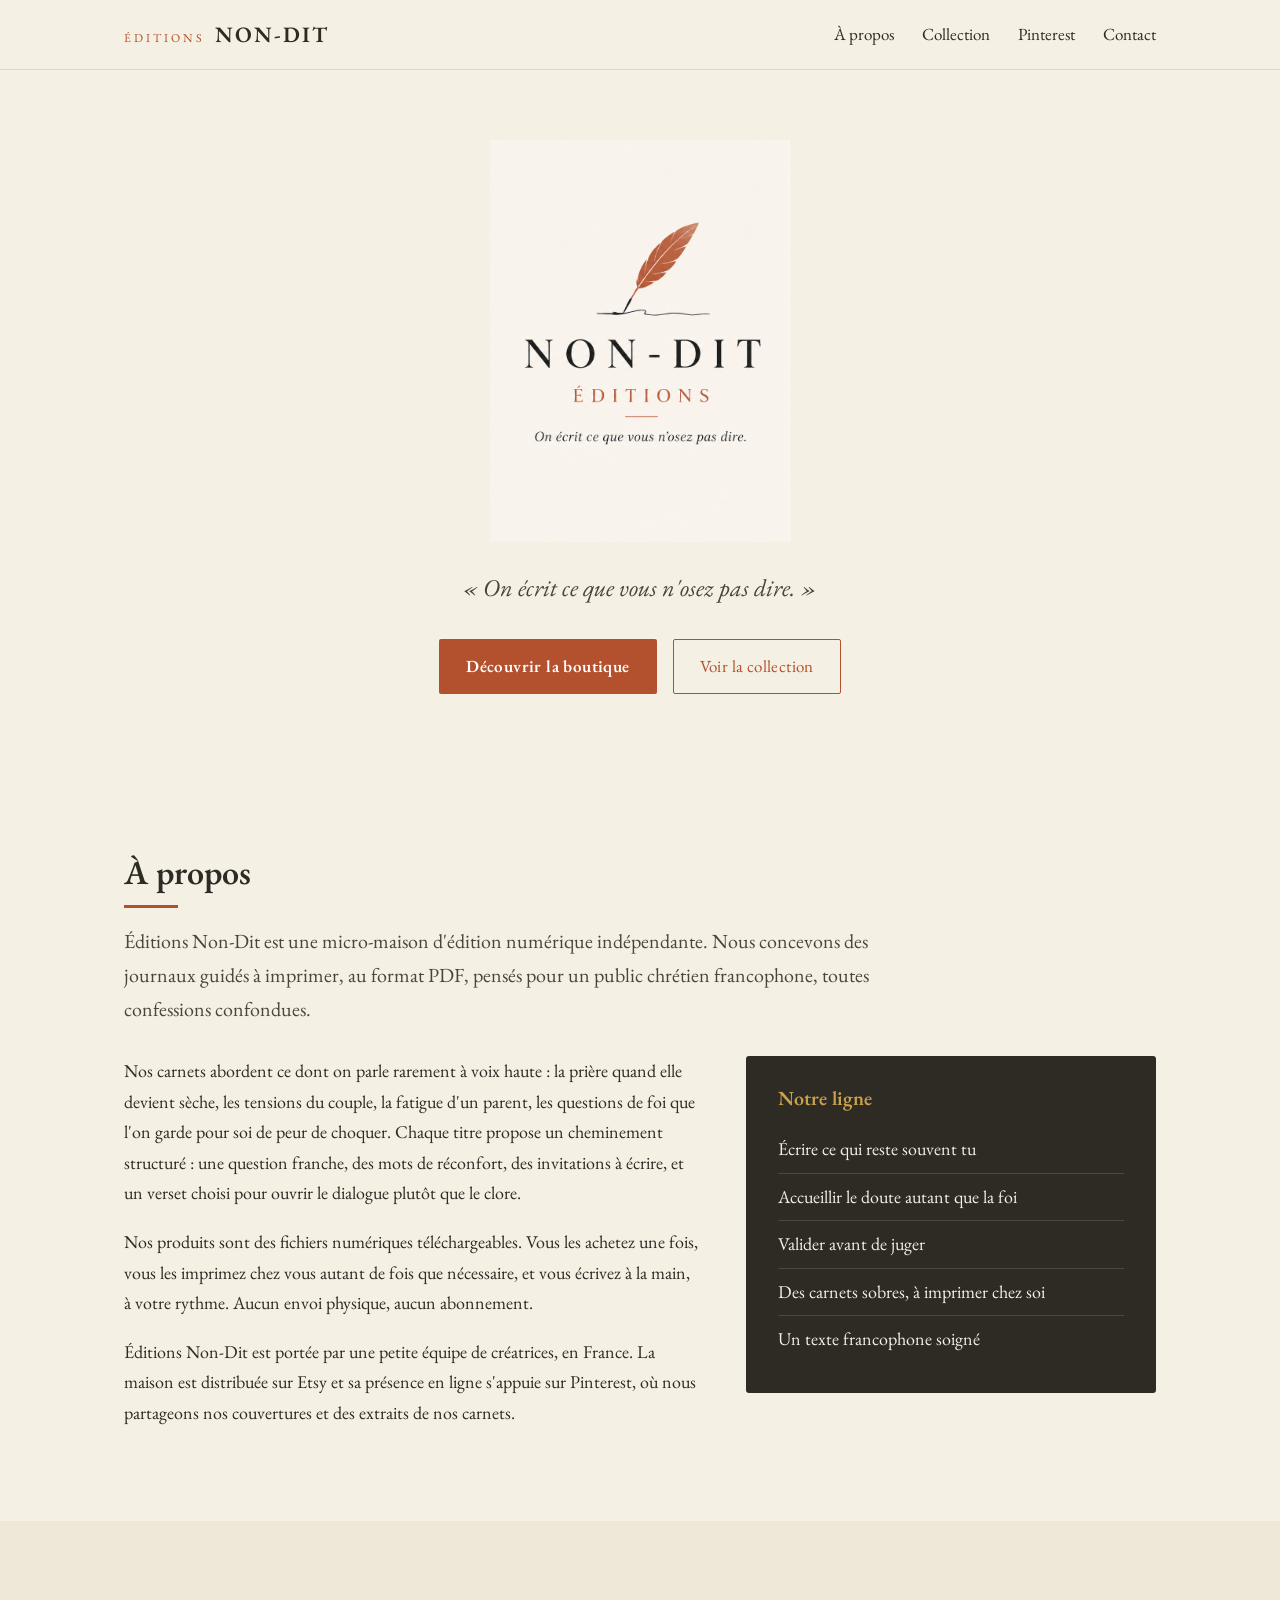
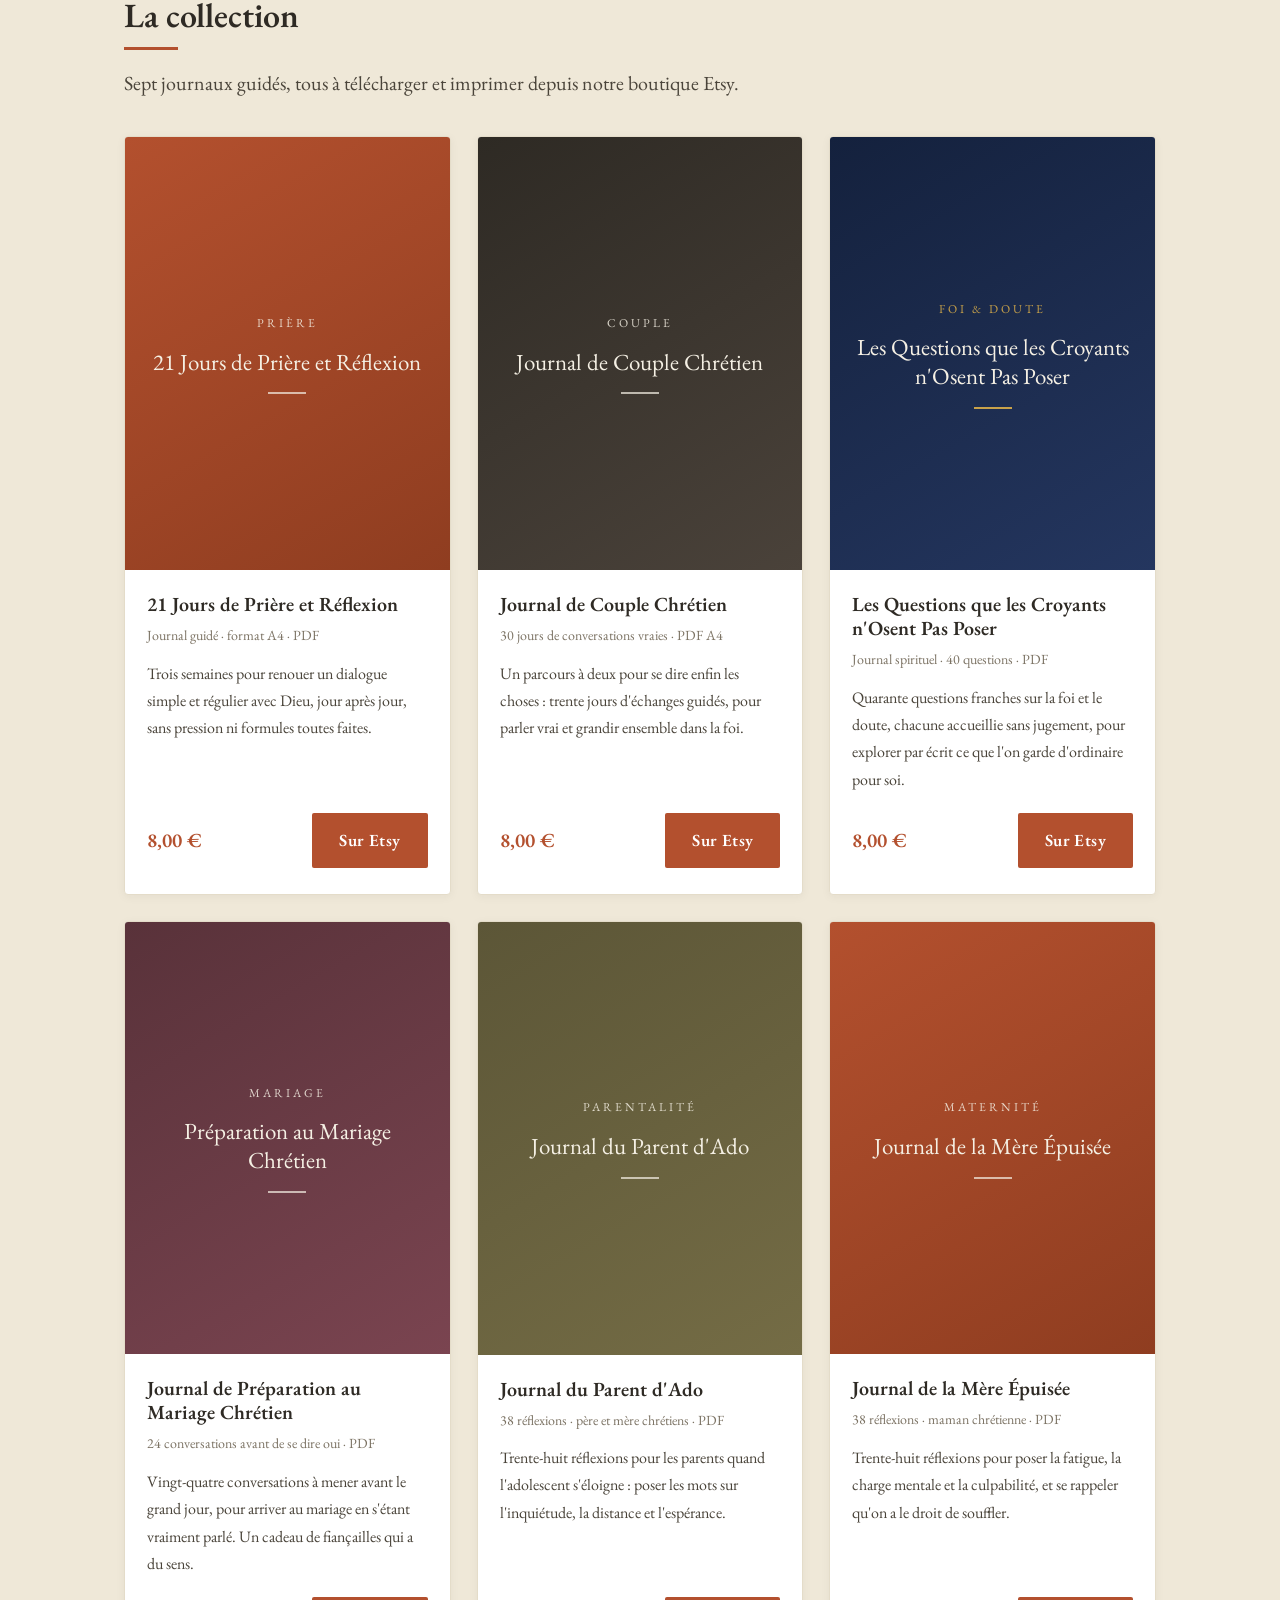
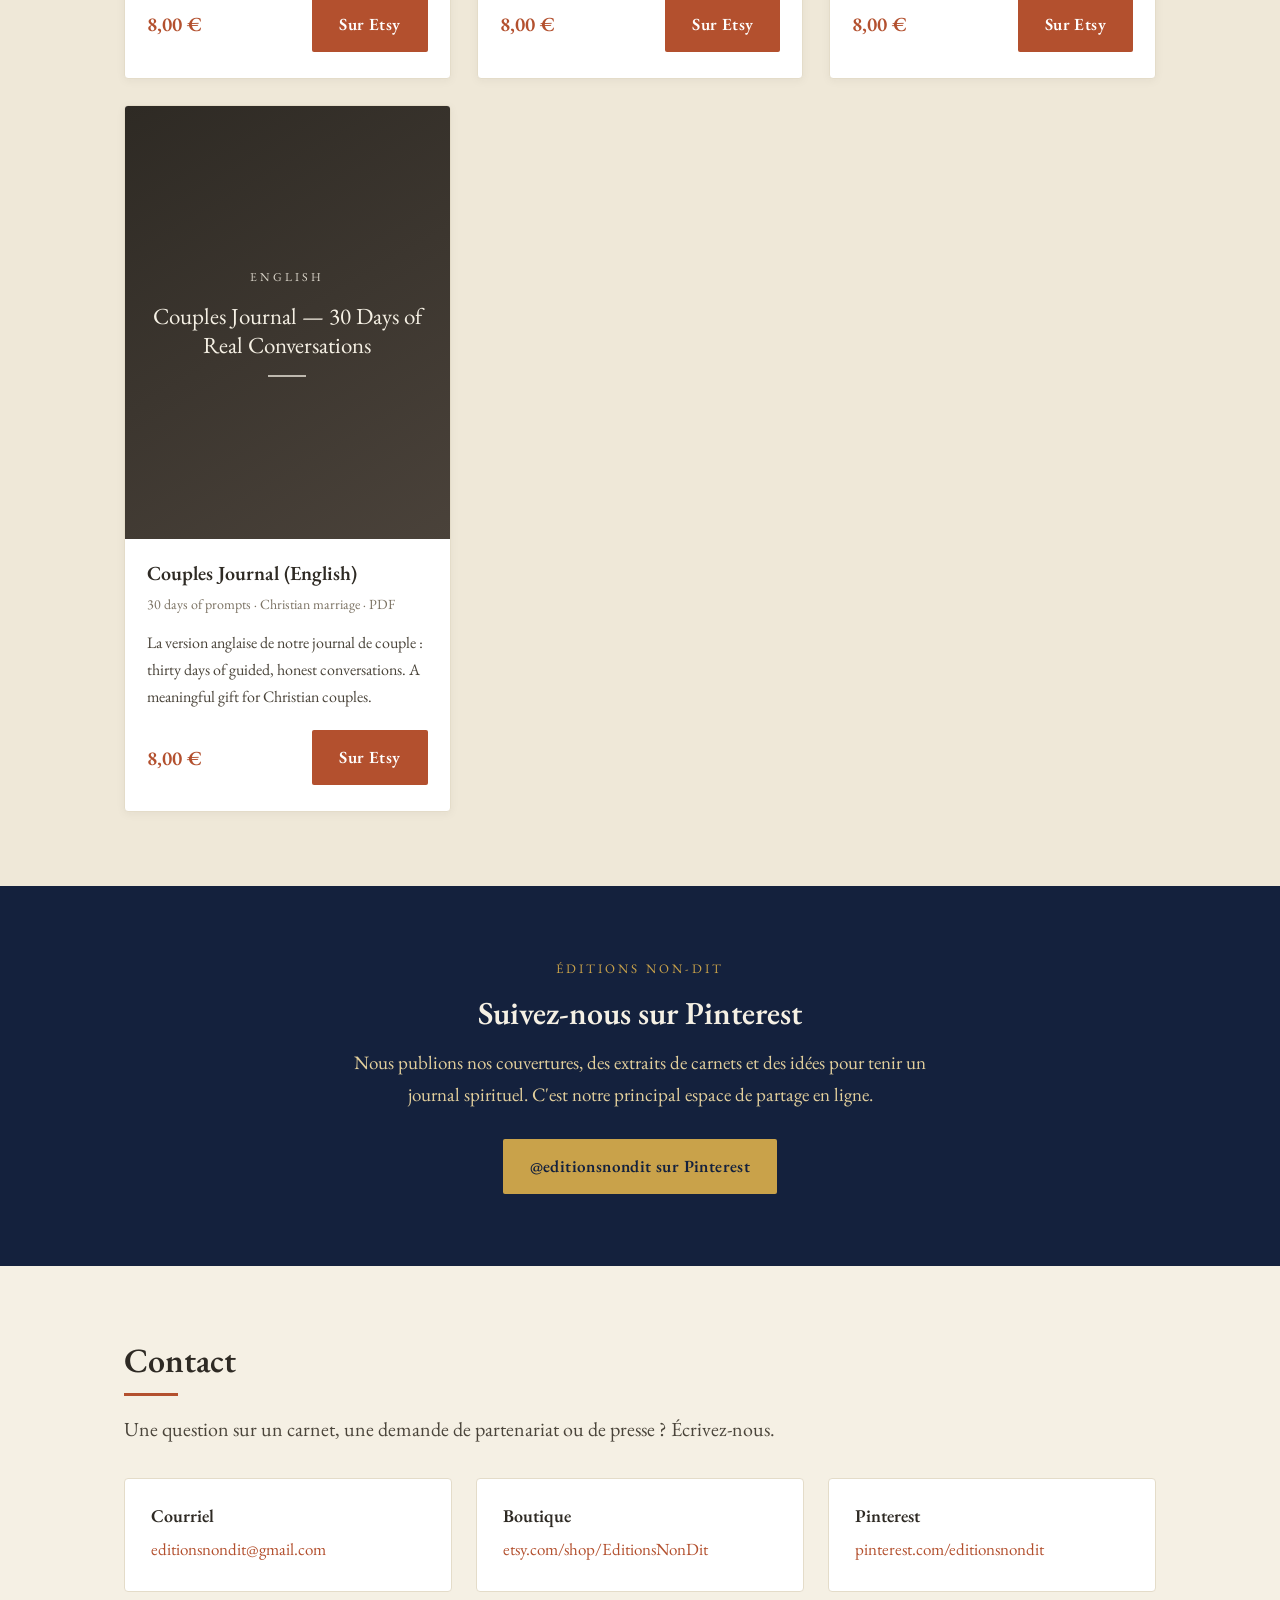
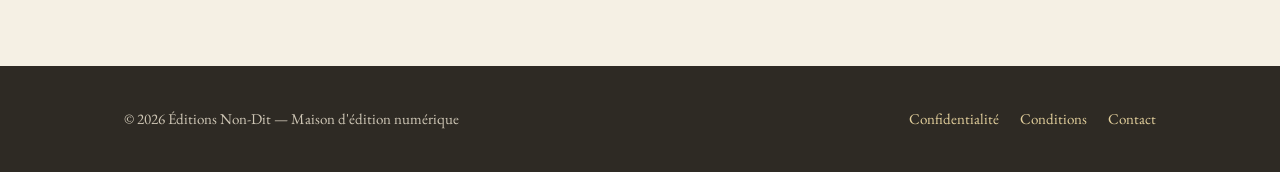
<file: index.html>
<!DOCTYPE html>
<html lang="fr">
<head>
<meta charset="utf-8">
<meta name="viewport" content="width=device-width, initial-scale=1">
<title>Éditions Non-Dit — Journaux chrétiens guidés à imprimer</title>
<meta name="description" content="Éditions Non-Dit est une micro-maison d'édition numérique. Des journaux guidés à imprimer (PDF) pour un public chrétien francophone : prière, couple, mariage, parentalité, foi et doute. On écrit ce que vous n'osez pas dire.">
<link rel="canonical" href="https://damvo.github.io/editions-non-dit/">
<meta property="og:type" content="website">
<meta property="og:title" content="Éditions Non-Dit — Journaux chrétiens guidés à imprimer">
<meta property="og:description" content="Des journaux guidés à imprimer pour un public chrétien francophone. On écrit ce que vous n'osez pas dire.">
<meta property="og:url" content="https://damvo.github.io/editions-non-dit/">
<meta property="og:site_name" content="Éditions Non-Dit">
<meta property="og:image" content="https://damvo.github.io/editions-non-dit/assets/og-cover.png">
<meta name="robots" content="index, follow">
<link rel="icon" type="image/png" href="assets/icone.png">
<link rel="preconnect" href="https://fonts.googleapis.com">
<link rel="preconnect" href="https://fonts.gstatic.com" crossorigin>
<link href="https://fonts.googleapis.com/css2?family=EB+Garamond:ital,wght@0,400;0,500;0,600;1,400&display=swap" rel="stylesheet">
<link rel="stylesheet" href="assets/style.css">
</head>
<body>

<header class="site-header">
  <div class="wrap">
    <a class="brand" href="index.html">
      <span class="b-edit">Éditions</span>
      <span class="b-name">Non-Dit</span>
    </a>
    <nav class="nav">
      <a href="#apropos">À propos</a>
      <a href="#collection">Collection</a>
      <a href="#pinterest">Pinterest</a>
      <a href="#contact">Contact</a>
    </nav>
  </div>
</header>

<section class="hero">
  <div class="wrap">
    <img class="logo-mark" src="assets/logo.png" alt="Éditions Non-Dit — On écrit ce que vous n'osez pas dire">
    <p class="tagline">« On écrit ce que vous n'osez pas dire. »</p>
    <div class="actions">
      <a class="btn btn-terra" href="https://www.etsy.com/shop/EditionsNonDit" target="_blank" rel="noopener">Découvrir la boutique</a>
      <a class="btn btn-ghost" href="#collection">Voir la collection</a>
    </div>
  </div>
</section>

<section class="block" id="apropos">
  <div class="wrap">
    <div class="section-head">
      <h2 class="section-title">À propos</h2>
      <p class="lead">Éditions Non-Dit est une micro-maison d'édition numérique indépendante. Nous concevons des journaux guidés à imprimer, au format PDF, pensés pour un public chrétien francophone, toutes confessions confondues.</p>
    </div>
    <div class="about-grid">
      <div>
        <p>Nos carnets abordent ce dont on parle rarement à voix haute : la prière quand elle devient sèche, les tensions du couple, la fatigue d'un parent, les questions de foi que l'on garde pour soi de peur de choquer. Chaque titre propose un cheminement structuré : une question franche, des mots de réconfort, des invitations à écrire, et un verset choisi pour ouvrir le dialogue plutôt que le clore.</p>
        <p>Nos produits sont des fichiers numériques téléchargeables. Vous les achetez une fois, vous les imprimez chez vous autant de fois que nécessaire, et vous écrivez à la main, à votre rythme. Aucun envoi physique, aucun abonnement.</p>
        <p>Éditions Non-Dit est portée par une petite équipe de créatrices, en France. La maison est distribuée sur Etsy et sa présence en ligne s'appuie sur Pinterest, où nous partageons nos couvertures et des extraits de nos carnets.</p>
      </div>
      <aside class="values">
        <h3>Notre ligne</h3>
        <ul>
          <li>Écrire ce qui reste souvent tu</li>
          <li>Accueillir le doute autant que la foi</li>
          <li>Valider avant de juger</li>
          <li>Des carnets sobres, à imprimer chez soi</li>
          <li>Un texte francophone soigné</li>
        </ul>
      </aside>
    </div>
  </div>
</section>

<section class="block alt" id="collection">
  <div class="wrap">
    <div class="section-head">
      <h2 class="section-title">La collection</h2>
      <p class="lead">Sept journaux guidés, tous à télécharger et imprimer depuis notre boutique Etsy.</p>
    </div>
    <div class="products">

      <article class="card">
        <div class="cover t-terra">
          <div class="cnum">Prière</div>
          <div class="ctitle">21 Jours de Prière et Réflexion</div>
          <div class="cline"></div>
        </div>
        <div class="card-body">
          <h3>21 Jours de Prière et Réflexion</h3>
          <div class="meta">Journal guidé · format A4 · PDF</div>
          <p>Trois semaines pour renouer un dialogue simple et régulier avec Dieu, jour après jour, sans pression ni formules toutes faites.</p>
          <div class="card-foot">
            <span class="price">8,00 €</span>
            <a class="btn btn-terra" href="https://www.etsy.com/listing/4535622713/" target="_blank" rel="noopener">Sur Etsy</a>
          </div>
        </div>
      </article>

      <article class="card">
        <div class="cover t-encre">
          <div class="cnum">Couple</div>
          <div class="ctitle">Journal de Couple Chrétien</div>
          <div class="cline"></div>
        </div>
        <div class="card-body">
          <h3>Journal de Couple Chrétien</h3>
          <div class="meta">30 jours de conversations vraies · PDF A4</div>
          <p>Un parcours à deux pour se dire enfin les choses : trente jours d'échanges guidés, pour parler vrai et grandir ensemble dans la foi.</p>
          <div class="card-foot">
            <span class="price">8,00 €</span>
            <a class="btn btn-terra" href="https://www.etsy.com/listing/4535827550/" target="_blank" rel="noopener">Sur Etsy</a>
          </div>
        </div>
      </article>

      <article class="card">
        <div class="cover t-navy">
          <div class="cnum">Foi &amp; Doute</div>
          <div class="ctitle">Les Questions que les Croyants n'Osent Pas Poser</div>
          <div class="cline"></div>
        </div>
        <div class="card-body">
          <h3>Les Questions que les Croyants n'Osent Pas Poser</h3>
          <div class="meta">Journal spirituel · 40 questions · PDF</div>
          <p>Quarante questions franches sur la foi et le doute, chacune accueillie sans jugement, pour explorer par écrit ce que l'on garde d'ordinaire pour soi.</p>
          <div class="card-foot">
            <span class="price">8,00 €</span>
            <a class="btn btn-terra" href="https://www.etsy.com/listing/4536085638/" target="_blank" rel="noopener">Sur Etsy</a>
          </div>
        </div>
      </article>

      <article class="card">
        <div class="cover t-plum">
          <div class="cnum">Mariage</div>
          <div class="ctitle">Préparation au Mariage Chrétien</div>
          <div class="cline"></div>
        </div>
        <div class="card-body">
          <h3>Journal de Préparation au Mariage Chrétien</h3>
          <div class="meta">24 conversations avant de se dire oui · PDF</div>
          <p>Vingt-quatre conversations à mener avant le grand jour, pour arriver au mariage en s'étant vraiment parlé. Un cadeau de fiançailles qui a du sens.</p>
          <div class="card-foot">
            <span class="price">8,00 €</span>
            <a class="btn btn-terra" href="https://www.etsy.com/listing/4538195893/" target="_blank" rel="noopener">Sur Etsy</a>
          </div>
        </div>
      </article>

      <article class="card">
        <div class="cover t-olive">
          <div class="cnum">Parentalité</div>
          <div class="ctitle">Journal du Parent d'Ado</div>
          <div class="cline"></div>
        </div>
        <div class="card-body">
          <h3>Journal du Parent d'Ado</h3>
          <div class="meta">38 réflexions · père et mère chrétiens · PDF</div>
          <p>Trente-huit réflexions pour les parents quand l'adolescent s'éloigne : poser les mots sur l'inquiétude, la distance et l'espérance.</p>
          <div class="card-foot">
            <span class="price">8,00 €</span>
            <a class="btn btn-terra" href="https://www.etsy.com/listing/4539401790/" target="_blank" rel="noopener">Sur Etsy</a>
          </div>
        </div>
      </article>

      <article class="card">
        <div class="cover t-terra">
          <div class="cnum">Maternité</div>
          <div class="ctitle">Journal de la Mère Épuisée</div>
          <div class="cline"></div>
        </div>
        <div class="card-body">
          <h3>Journal de la Mère Épuisée</h3>
          <div class="meta">38 réflexions · maman chrétienne · PDF</div>
          <p>Trente-huit réflexions pour poser la fatigue, la charge mentale et la culpabilité, et se rappeler qu'on a le droit de souffler.</p>
          <div class="card-foot">
            <span class="price">8,00 €</span>
            <a class="btn btn-terra" href="https://www.etsy.com/listing/4539400522/" target="_blank" rel="noopener">Sur Etsy</a>
          </div>
        </div>
      </article>

      <article class="card">
        <div class="cover t-encre">
          <div class="cnum">English</div>
          <div class="ctitle">Couples Journal — 30 Days of Real Conversations</div>
          <div class="cline"></div>
        </div>
        <div class="card-body">
          <h3>Couples Journal (English)</h3>
          <div class="meta">30 days of prompts · Christian marriage · PDF</div>
          <p>La version anglaise de notre journal de couple : thirty days of guided, honest conversations. A meaningful gift for Christian couples.</p>
          <div class="card-foot">
            <span class="price">8,00 €</span>
            <a class="btn btn-terra" href="https://www.etsy.com/listing/4539270801/" target="_blank" rel="noopener">Sur Etsy</a>
          </div>
        </div>
      </article>

    </div>
  </div>
</section>

<section class="band" id="pinterest">
  <div class="wrap">
    <div class="b-kicker">Éditions Non-Dit</div>
    <h2>Suivez-nous sur Pinterest</h2>
    <p>Nous publions nos couvertures, des extraits de carnets et des idées pour tenir un journal spirituel. C'est notre principal espace de partage en ligne.</p>
    <a class="btn btn-gold" href="https://www.pinterest.com/editionsnondit" target="_blank" rel="noopener">@editionsnondit sur Pinterest</a>
  </div>
</section>

<section class="block" id="contact">
  <div class="wrap">
    <div class="section-head">
      <h2 class="section-title">Contact</h2>
      <p class="lead">Une question sur un carnet, une demande de partenariat ou de presse ? Écrivez-nous.</p>
    </div>
    <div class="contact-grid">
      <div class="contact-item">
        <h3>Courriel</h3>
        <a href="mailto:editionsnondit@gmail.com">editionsnondit@gmail.com</a>
      </div>
      <div class="contact-item">
        <h3>Boutique</h3>
        <a href="https://www.etsy.com/shop/EditionsNonDit" target="_blank" rel="noopener">etsy.com/shop/EditionsNonDit</a>
      </div>
      <div class="contact-item">
        <h3>Pinterest</h3>
        <a href="https://www.pinterest.com/editionsnondit" target="_blank" rel="noopener">pinterest.com/editionsnondit</a>
      </div>
    </div>
  </div>
</section>

<footer class="site-footer">
  <div class="wrap">
    <div>© <span id="year">2026</span> Éditions Non-Dit — Maison d'édition numérique</div>
    <div class="fnav">
      <a href="privacy.html">Confidentialité</a>
      <a href="terms.html">Conditions</a>
      <a href="mailto:editionsnondit@gmail.com">Contact</a>
    </div>
  </div>
</footer>

<script>document.getElementById('year').textContent = new Date().getFullYear();</script>
</body>
</html>
</file>
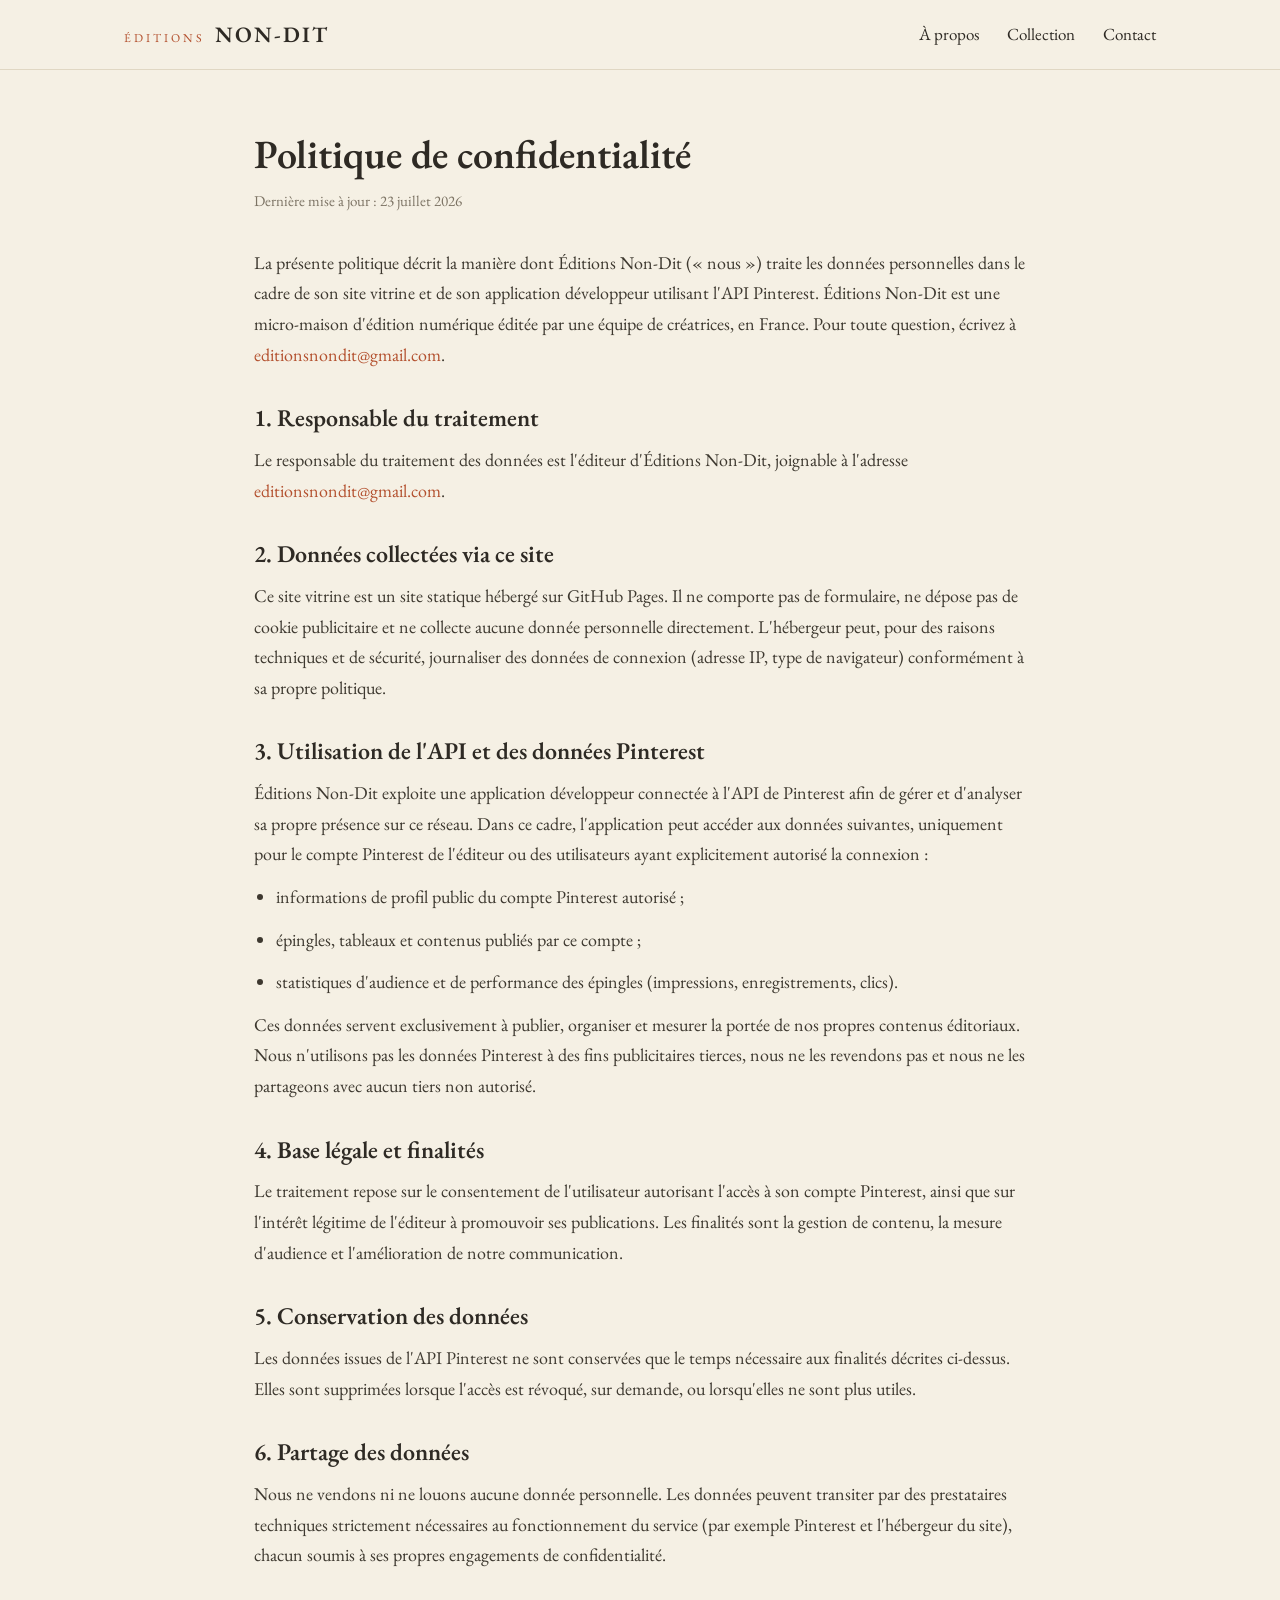
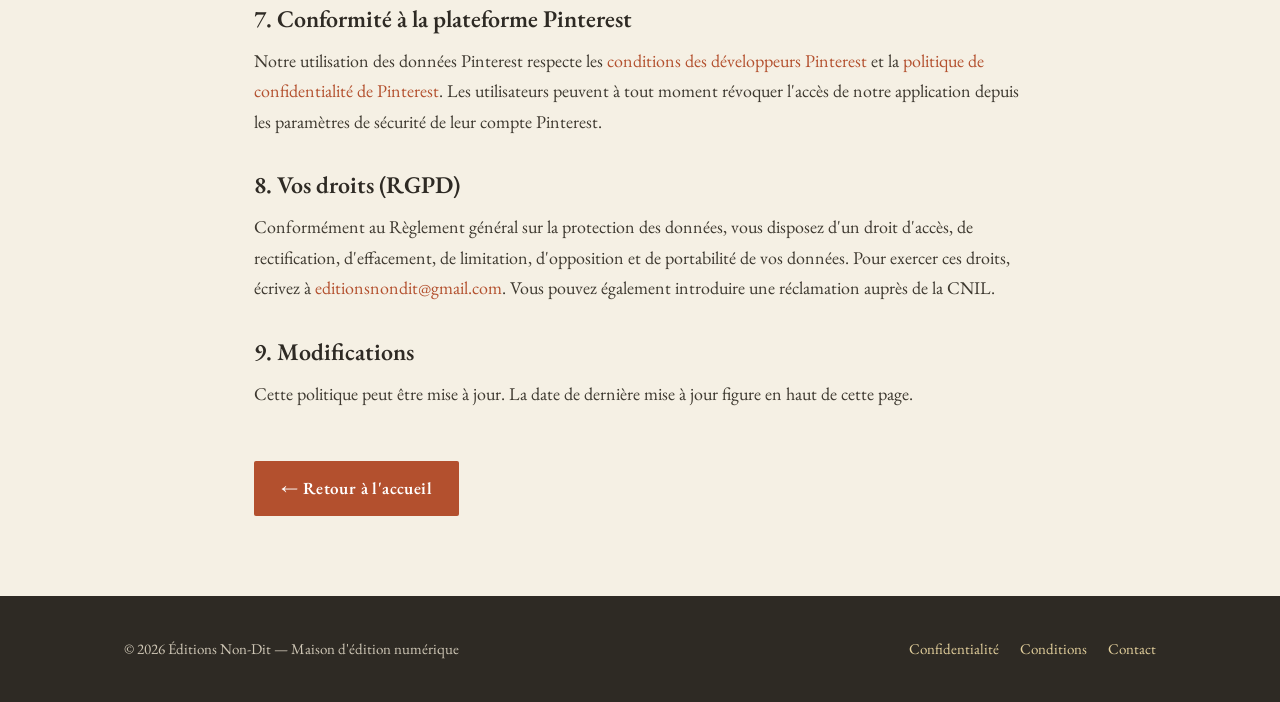
<file: privacy.html>
<!DOCTYPE html>
<html lang="fr">
<head>
<meta charset="utf-8">
<meta name="viewport" content="width=device-width, initial-scale=1">
<title>Politique de confidentialité — Éditions Non-Dit</title>
<meta name="description" content="Politique de confidentialité d'Éditions Non-Dit : données collectées, utilisation de l'API Pinterest, cookies et droits RGPD.">
<link rel="canonical" href="https://damvo.github.io/editions-non-dit/privacy.html">
<meta name="robots" content="index, follow">
<link rel="icon" type="image/png" href="assets/icone.png">
<link rel="preconnect" href="https://fonts.googleapis.com">
<link rel="preconnect" href="https://fonts.gstatic.com" crossorigin>
<link href="https://fonts.googleapis.com/css2?family=EB+Garamond:ital,wght@0,400;0,500;0,600;1,400&display=swap" rel="stylesheet">
<link rel="stylesheet" href="assets/style.css">
</head>
<body>

<header class="site-header">
  <div class="wrap">
    <a class="brand" href="index.html">
      <span class="b-edit">Éditions</span>
      <span class="b-name">Non-Dit</span>
    </a>
    <nav class="nav">
      <a href="index.html#apropos">À propos</a>
      <a href="index.html#collection">Collection</a>
      <a href="index.html#contact">Contact</a>
    </nav>
  </div>
</header>

<main class="legal">
  <div class="wrap">
    <h1>Politique de confidentialité</h1>
    <p class="updated">Dernière mise à jour : 23 juillet 2026</p>

    <p>La présente politique décrit la manière dont Éditions Non-Dit (« nous ») traite les données personnelles dans le cadre de son site vitrine et de son application développeur utilisant l'API Pinterest. Éditions Non-Dit est une micro-maison d'édition numérique éditée par une équipe de créatrices, en France. Pour toute question, écrivez à <a href="mailto:editionsnondit@gmail.com">editionsnondit@gmail.com</a>.</p>

    <h2>1. Responsable du traitement</h2>
    <p>Le responsable du traitement des données est l'éditeur d'Éditions Non-Dit, joignable à l'adresse <a href="mailto:editionsnondit@gmail.com">editionsnondit@gmail.com</a>.</p>

    <h2>2. Données collectées via ce site</h2>
    <p>Ce site vitrine est un site statique hébergé sur GitHub Pages. Il ne comporte pas de formulaire, ne dépose pas de cookie publicitaire et ne collecte aucune donnée personnelle directement. L'hébergeur peut, pour des raisons techniques et de sécurité, journaliser des données de connexion (adresse IP, type de navigateur) conformément à sa propre politique.</p>

    <h2>3. Utilisation de l'API et des données Pinterest</h2>
    <p>Éditions Non-Dit exploite une application développeur connectée à l'API de Pinterest afin de gérer et d'analyser sa propre présence sur ce réseau. Dans ce cadre, l'application peut accéder aux données suivantes, uniquement pour le compte Pinterest de l'éditeur ou des utilisateurs ayant explicitement autorisé la connexion :</p>
    <ul>
      <li>informations de profil public du compte Pinterest autorisé ;</li>
      <li>épingles, tableaux et contenus publiés par ce compte ;</li>
      <li>statistiques d'audience et de performance des épingles (impressions, enregistrements, clics).</li>
    </ul>
    <p>Ces données servent exclusivement à publier, organiser et mesurer la portée de nos propres contenus éditoriaux. Nous n'utilisons pas les données Pinterest à des fins publicitaires tierces, nous ne les revendons pas et nous ne les partageons avec aucun tiers non autorisé.</p>

    <h2>4. Base légale et finalités</h2>
    <p>Le traitement repose sur le consentement de l'utilisateur autorisant l'accès à son compte Pinterest, ainsi que sur l'intérêt légitime de l'éditeur à promouvoir ses publications. Les finalités sont la gestion de contenu, la mesure d'audience et l'amélioration de notre communication.</p>

    <h2>5. Conservation des données</h2>
    <p>Les données issues de l'API Pinterest ne sont conservées que le temps nécessaire aux finalités décrites ci-dessus. Elles sont supprimées lorsque l'accès est révoqué, sur demande, ou lorsqu'elles ne sont plus utiles.</p>

    <h2>6. Partage des données</h2>
    <p>Nous ne vendons ni ne louons aucune donnée personnelle. Les données peuvent transiter par des prestataires techniques strictement nécessaires au fonctionnement du service (par exemple Pinterest et l'hébergeur du site), chacun soumis à ses propres engagements de confidentialité.</p>

    <h2>7. Conformité à la plateforme Pinterest</h2>
    <p>Notre utilisation des données Pinterest respecte les <a href="https://developers.pinterest.com/terms/" target="_blank" rel="noopener">conditions des développeurs Pinterest</a> et la <a href="https://policy.pinterest.com/privacy-policy" target="_blank" rel="noopener">politique de confidentialité de Pinterest</a>. Les utilisateurs peuvent à tout moment révoquer l'accès de notre application depuis les paramètres de sécurité de leur compte Pinterest.</p>

    <h2>8. Vos droits (RGPD)</h2>
    <p>Conformément au Règlement général sur la protection des données, vous disposez d'un droit d'accès, de rectification, d'effacement, de limitation, d'opposition et de portabilité de vos données. Pour exercer ces droits, écrivez à <a href="mailto:editionsnondit@gmail.com">editionsnondit@gmail.com</a>. Vous pouvez également introduire une réclamation auprès de la CNIL.</p>

    <h2>9. Modifications</h2>
    <p>Cette politique peut être mise à jour. La date de dernière mise à jour figure en haut de cette page.</p>

    <a class="back btn btn-terra" href="index.html">← Retour à l'accueil</a>
  </div>
</main>

<footer class="site-footer">
  <div class="wrap">
    <div>© <span id="year">2026</span> Éditions Non-Dit — Maison d'édition numérique</div>
    <div class="fnav">
      <a href="privacy.html">Confidentialité</a>
      <a href="terms.html">Conditions</a>
      <a href="mailto:editionsnondit@gmail.com">Contact</a>
    </div>
  </div>
</footer>
<script>document.getElementById('year').textContent = new Date().getFullYear();</script>
</body>
</html>
</file>
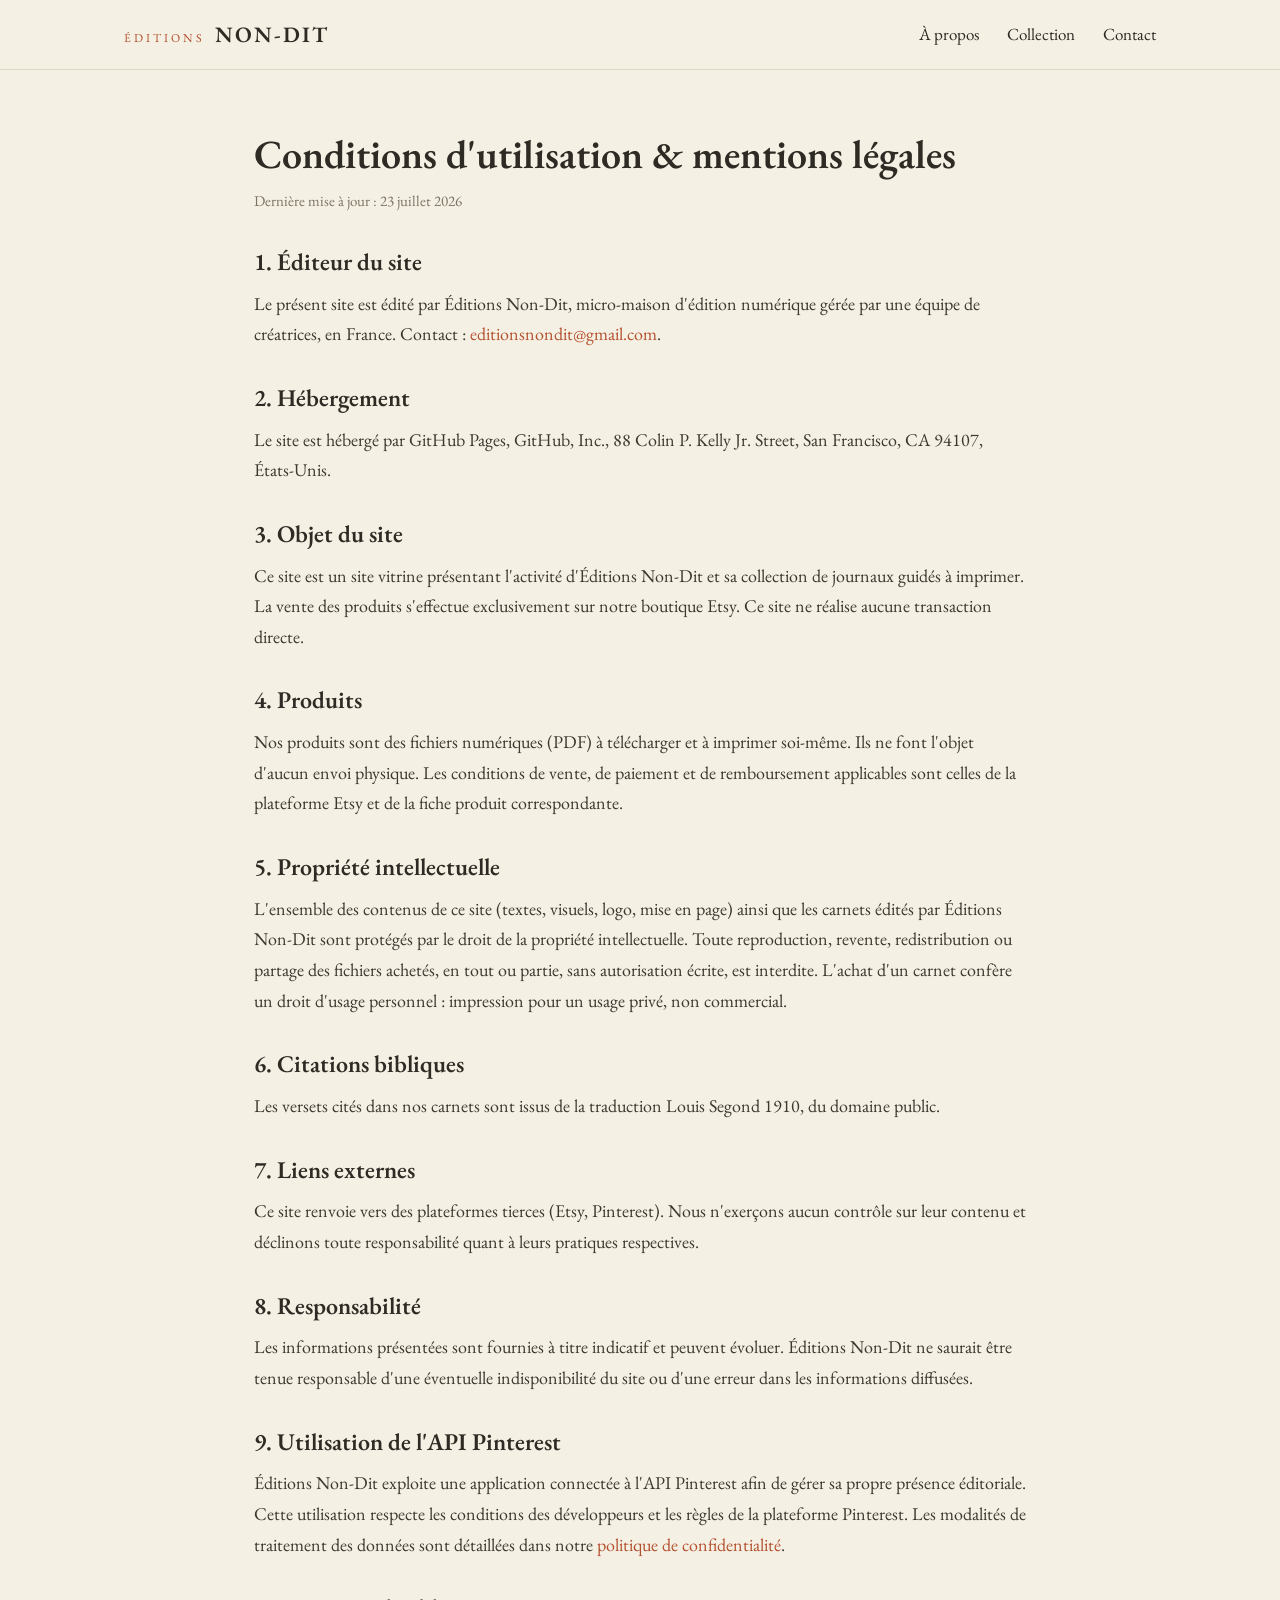
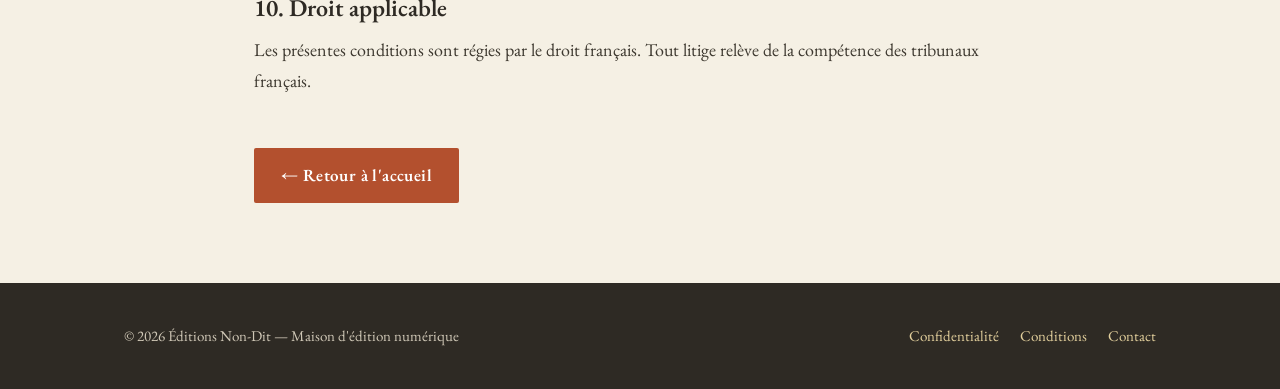
<file: terms.html>
<!DOCTYPE html>
<html lang="fr">
<head>
<meta charset="utf-8">
<meta name="viewport" content="width=device-width, initial-scale=1">
<title>Conditions d'utilisation & mentions légales — Éditions Non-Dit</title>
<meta name="description" content="Conditions d'utilisation et mentions légales du site Éditions Non-Dit.">
<link rel="canonical" href="https://damvo.github.io/editions-non-dit/terms.html">
<meta name="robots" content="index, follow">
<link rel="icon" type="image/png" href="assets/icone.png">
<link rel="preconnect" href="https://fonts.googleapis.com">
<link rel="preconnect" href="https://fonts.gstatic.com" crossorigin>
<link href="https://fonts.googleapis.com/css2?family=EB+Garamond:ital,wght@0,400;0,500;0,600;1,400&display=swap" rel="stylesheet">
<link rel="stylesheet" href="assets/style.css">
</head>
<body>

<header class="site-header">
  <div class="wrap">
    <a class="brand" href="index.html">
      <span class="b-edit">Éditions</span>
      <span class="b-name">Non-Dit</span>
    </a>
    <nav class="nav">
      <a href="index.html#apropos">À propos</a>
      <a href="index.html#collection">Collection</a>
      <a href="index.html#contact">Contact</a>
    </nav>
  </div>
</header>

<main class="legal">
  <div class="wrap">
    <h1>Conditions d'utilisation &amp; mentions légales</h1>
    <p class="updated">Dernière mise à jour : 23 juillet 2026</p>

    <h2>1. Éditeur du site</h2>
    <p>Le présent site est édité par Éditions Non-Dit, micro-maison d'édition numérique gérée par une équipe de créatrices, en France. Contact : <a href="mailto:editionsnondit@gmail.com">editionsnondit@gmail.com</a>.</p>

    <h2>2. Hébergement</h2>
    <p>Le site est hébergé par GitHub Pages, GitHub, Inc., 88 Colin P. Kelly Jr. Street, San Francisco, CA 94107, États-Unis.</p>

    <h2>3. Objet du site</h2>
    <p>Ce site est un site vitrine présentant l'activité d'Éditions Non-Dit et sa collection de journaux guidés à imprimer. La vente des produits s'effectue exclusivement sur notre boutique Etsy. Ce site ne réalise aucune transaction directe.</p>

    <h2>4. Produits</h2>
    <p>Nos produits sont des fichiers numériques (PDF) à télécharger et à imprimer soi-même. Ils ne font l'objet d'aucun envoi physique. Les conditions de vente, de paiement et de remboursement applicables sont celles de la plateforme Etsy et de la fiche produit correspondante.</p>

    <h2>5. Propriété intellectuelle</h2>
    <p>L'ensemble des contenus de ce site (textes, visuels, logo, mise en page) ainsi que les carnets édités par Éditions Non-Dit sont protégés par le droit de la propriété intellectuelle. Toute reproduction, revente, redistribution ou partage des fichiers achetés, en tout ou partie, sans autorisation écrite, est interdite. L'achat d'un carnet confère un droit d'usage personnel : impression pour un usage privé, non commercial.</p>

    <h2>6. Citations bibliques</h2>
    <p>Les versets cités dans nos carnets sont issus de la traduction Louis Segond 1910, du domaine public.</p>

    <h2>7. Liens externes</h2>
    <p>Ce site renvoie vers des plateformes tierces (Etsy, Pinterest). Nous n'exerçons aucun contrôle sur leur contenu et déclinons toute responsabilité quant à leurs pratiques respectives.</p>

    <h2>8. Responsabilité</h2>
    <p>Les informations présentées sont fournies à titre indicatif et peuvent évoluer. Éditions Non-Dit ne saurait être tenue responsable d'une éventuelle indisponibilité du site ou d'une erreur dans les informations diffusées.</p>

    <h2>9. Utilisation de l'API Pinterest</h2>
    <p>Éditions Non-Dit exploite une application connectée à l'API Pinterest afin de gérer sa propre présence éditoriale. Cette utilisation respecte les conditions des développeurs et les règles de la plateforme Pinterest. Les modalités de traitement des données sont détaillées dans notre <a href="privacy.html">politique de confidentialité</a>.</p>

    <h2>10. Droit applicable</h2>
    <p>Les présentes conditions sont régies par le droit français. Tout litige relève de la compétence des tribunaux français.</p>

    <a class="back btn btn-terra" href="index.html">← Retour à l'accueil</a>
  </div>
</main>

<footer class="site-footer">
  <div class="wrap">
    <div>© <span id="year">2026</span> Éditions Non-Dit — Maison d'édition numérique</div>
    <div class="fnav">
      <a href="privacy.html">Confidentialité</a>
      <a href="terms.html">Conditions</a>
      <a href="mailto:editionsnondit@gmail.com">Contact</a>
    </div>
  </div>
</footer>
<script>document.getElementById('year').textContent = new Date().getFullYear();</script>
</body>
</html>
</file>
<file: assets/style.css>
:root {
  --ivoire: #f5f0e4;
  --ivoire2: #efe8d8;
  --encre: #2e2a24;
  --terracotta: #b3502e;
  --terra-dark: #8f3d20;
  --navy: #14213d;
  --gold: #c9a24a;
  --gold-soft: #e2cf9c;
  --muted: #7c7364;
  --max: 1080px;
}

* { box-sizing: border-box; margin: 0; padding: 0; }
html { scroll-behavior: smooth; }

body {
  font-family: 'EB Garamond', 'Georgia', 'Liberation Serif', serif;
  background: var(--ivoire);
  color: var(--encre);
  line-height: 1.7;
  font-size: 18px;
  -webkit-font-smoothing: antialiased;
}

h1, h2, h3 { font-weight: 600; line-height: 1.2; }
a { color: var(--terracotta); text-decoration: none; }
a:hover { text-decoration: underline; }
.wrap { max-width: var(--max); margin: 0 auto; padding: 0 24px; }

/* Header */
.site-header {
  background: var(--ivoire);
  border-bottom: 1px solid #e0d7c3;
  position: sticky; top: 0; z-index: 10;
}
.site-header .wrap {
  display: flex; align-items: center; justify-content: space-between;
  padding: 16px 24px; flex-wrap: wrap; gap: 12px;
}
.brand { display: flex; align-items: baseline; gap: 10px; }
.brand .b-edit { font-size: 12px; letter-spacing: 3px; text-transform: uppercase; color: var(--terracotta); }
.brand .b-name { font-size: 22px; letter-spacing: 2px; text-transform: uppercase; color: var(--encre); font-weight: 600; }
.nav a { color: var(--encre); margin-left: 24px; font-size: 17px; }
.nav a:hover { color: var(--terracotta); text-decoration: none; }

/* Buttons */
.btn {
  display: inline-block; padding: 12px 26px; border-radius: 2px;
  font-size: 17px; letter-spacing: .4px; border: 1.5px solid transparent;
  transition: all .18s ease; cursor: pointer;
}
.btn-terra { background: var(--terracotta); color: #fff; font-weight: 600; }
.btn-terra:hover { background: var(--terra-dark); text-decoration: none; }
.btn-ghost { border-color: var(--terracotta); color: var(--terracotta); }
.btn-ghost:hover { background: var(--terracotta); color: #fff; text-decoration: none; }
.btn-gold { background: var(--gold); color: var(--navy); font-weight: 600; }
.btn-gold:hover { background: var(--gold-soft); text-decoration: none; }

/* Hero */
.hero { padding: 70px 0 84px; text-align: center; }
.hero .logo-mark { width: 300px; max-width: 74%; height: auto; margin: 0 auto 26px; display: block; }
.hero .tagline { font-size: 24px; font-style: italic; color: #4a443a; max-width: 620px; margin: 0 auto 30px; }
.hero .actions { display: flex; gap: 16px; justify-content: center; flex-wrap: wrap; }

/* Sections */
section.block { padding: 74px 0; }
section.block.alt { background: var(--ivoire2); }
.section-head { max-width: 760px; }
.section-title { font-size: 34px; color: var(--encre); display: inline-block; }
.section-title::after { content: ""; display: block; width: 54px; height: 3px; background: var(--terracotta); margin-top: 12px; }
.lead { font-size: 20px; color: #4a443a; margin-top: 16px; }

/* About */
.about-grid { display: grid; grid-template-columns: 1.4fr 1fr; gap: 48px; align-items: start; margin-top: 30px; }
.about-grid p { margin-bottom: 18px; }
.values { background: var(--encre); color: var(--ivoire); padding: 30px 32px; border-radius: 3px; }
.values h3 { color: var(--gold); font-size: 20px; margin-bottom: 16px; }
.values ul { list-style: none; }
.values li { padding: 8px 0; border-bottom: 1px solid rgba(245,240,228,.15); }
.values li:last-child { border-bottom: none; }

/* Products */
.products { display: grid; grid-template-columns: repeat(3, 1fr); gap: 26px; margin-top: 36px; }
.card {
  background: #fff; border: 1px solid #e4dcc9; border-radius: 4px;
  overflow: hidden; display: flex; flex-direction: column;
  box-shadow: 0 2px 10px rgba(46,42,36,.05);
}
.cover {
  aspect-ratio: 3 / 4; display: flex; flex-direction: column;
  justify-content: center; align-items: center; text-align: center;
  padding: 26px; color: var(--ivoire);
}
.cover .cnum { font-size: 12px; letter-spacing: 3px; text-transform: uppercase; opacity: .85; margin-bottom: 14px; }
.cover .ctitle { font-size: 23px; line-height: 1.25; }
.cover .cline { width: 38px; height: 2px; background: currentColor; opacity: .7; margin: 16px auto 0; }
.cover.t-terra { background: linear-gradient(150deg, #b3502e, #8f3d20); }
.cover.t-encre { background: linear-gradient(150deg, #2e2a24, #4a423a); }
.cover.t-navy  { background: linear-gradient(150deg, #14213d, #24365f); }
.cover.t-navy .cline, .cover.t-navy .cnum { color: var(--gold); opacity: 1; }
.cover.t-olive { background: linear-gradient(150deg, #5c5637, #746c45); }
.cover.t-plum  { background: linear-gradient(150deg, #59323a, #7a4450); }
.card-body { padding: 22px 22px 26px; display: flex; flex-direction: column; flex: 1; }
.card-body h3 { font-size: 20px; color: var(--encre); margin-bottom: 8px; }
.card-body .meta { font-size: 14px; color: var(--muted); margin-bottom: 12px; }
.card-body p { font-size: 16px; color: #4a443a; margin-bottom: 20px; flex: 1; }
.price { font-size: 20px; color: var(--terracotta); font-weight: 600; }
.card-foot { display: flex; align-items: center; justify-content: space-between; margin-top: auto; }

/* Pinterest band (navy break) */
.band { background: var(--navy); color: var(--ivoire); text-align: center; padding: 72px 0; }
.band .b-kicker { color: var(--gold); letter-spacing: 3px; text-transform: uppercase; font-size: 13px; margin-bottom: 14px; }
.band h2 { color: var(--ivoire); font-size: 32px; margin-bottom: 14px; }
.band p { color: var(--gold-soft); max-width: 620px; margin: 0 auto 28px; font-size: 19px; }

/* Contact */
.contact-grid { display: grid; grid-template-columns: repeat(3, 1fr); gap: 24px; margin-top: 32px; }
.contact-item { background: #fff; border: 1px solid #e4dcc9; padding: 26px; border-radius: 4px; }
.contact-item h3 { color: var(--encre); font-size: 18px; margin-bottom: 8px; }
.contact-item a { font-size: 17px; word-break: break-word; }

/* Footer */
.site-footer { background: var(--encre); color: #cfc7b6; padding: 40px 0; font-size: 15px; }
.site-footer .wrap { display: flex; justify-content: space-between; flex-wrap: wrap; gap: 16px; }
.site-footer a { color: var(--gold-soft); }
.site-footer .fnav a { margin-left: 18px; }

/* Legal */
.legal { padding: 60px 0 80px; }
.legal .wrap { max-width: 820px; }
.legal h1 { font-size: 40px; color: var(--encre); margin-bottom: 10px; }
.legal .updated { color: var(--muted); font-size: 15px; margin-bottom: 34px; }
.legal h2 { font-size: 24px; color: var(--encre); margin: 34px 0 12px; }
.legal p, .legal li { margin-bottom: 12px; color: #3d382f; }
.legal ul { margin: 0 0 12px 22px; }
.back { display: inline-block; margin-top: 40px; }

@media (max-width: 860px) {
  .about-grid { grid-template-columns: 1fr; }
  .products { grid-template-columns: 1fr 1fr; }
  .contact-grid { grid-template-columns: 1fr; }
  .hero .tagline { font-size: 21px; }
}
@media (max-width: 560px) {
  .products { grid-template-columns: 1fr; }
  .nav a { margin-left: 16px; font-size: 16px; }
}
</file>
